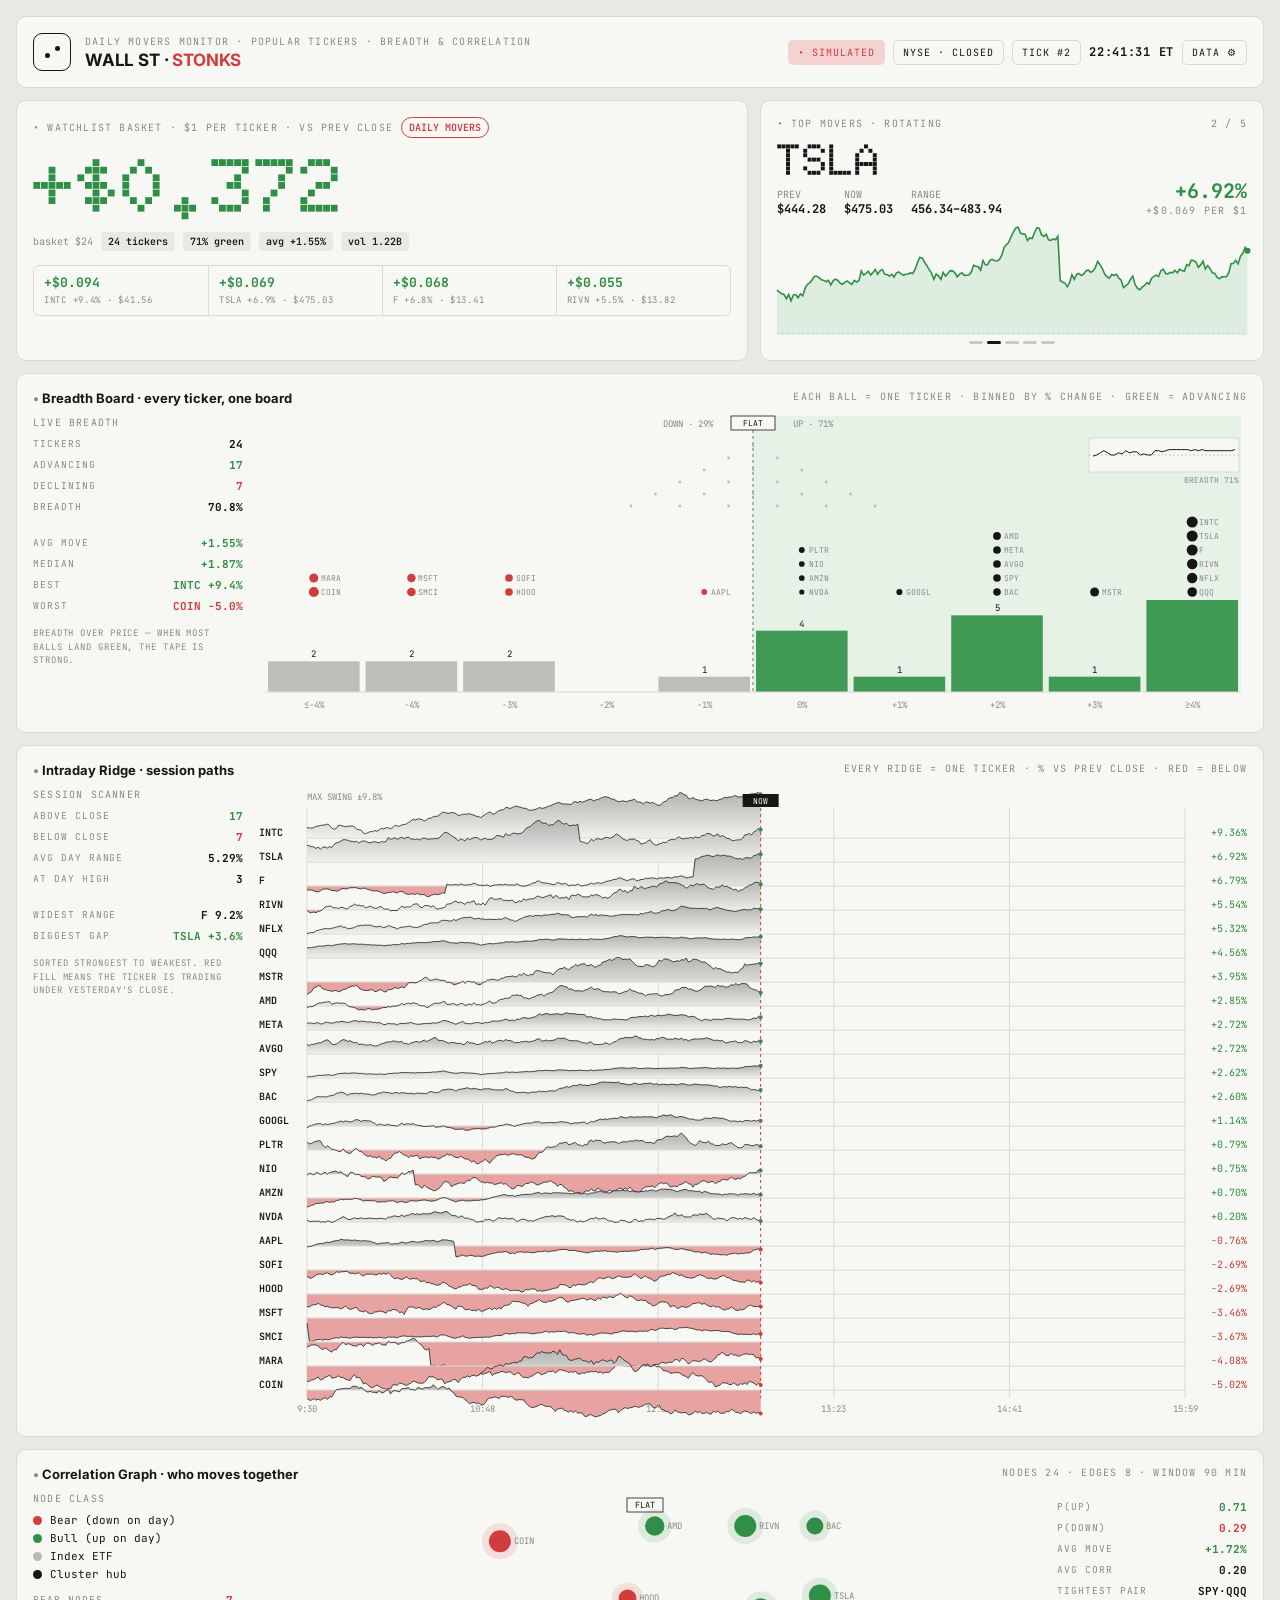
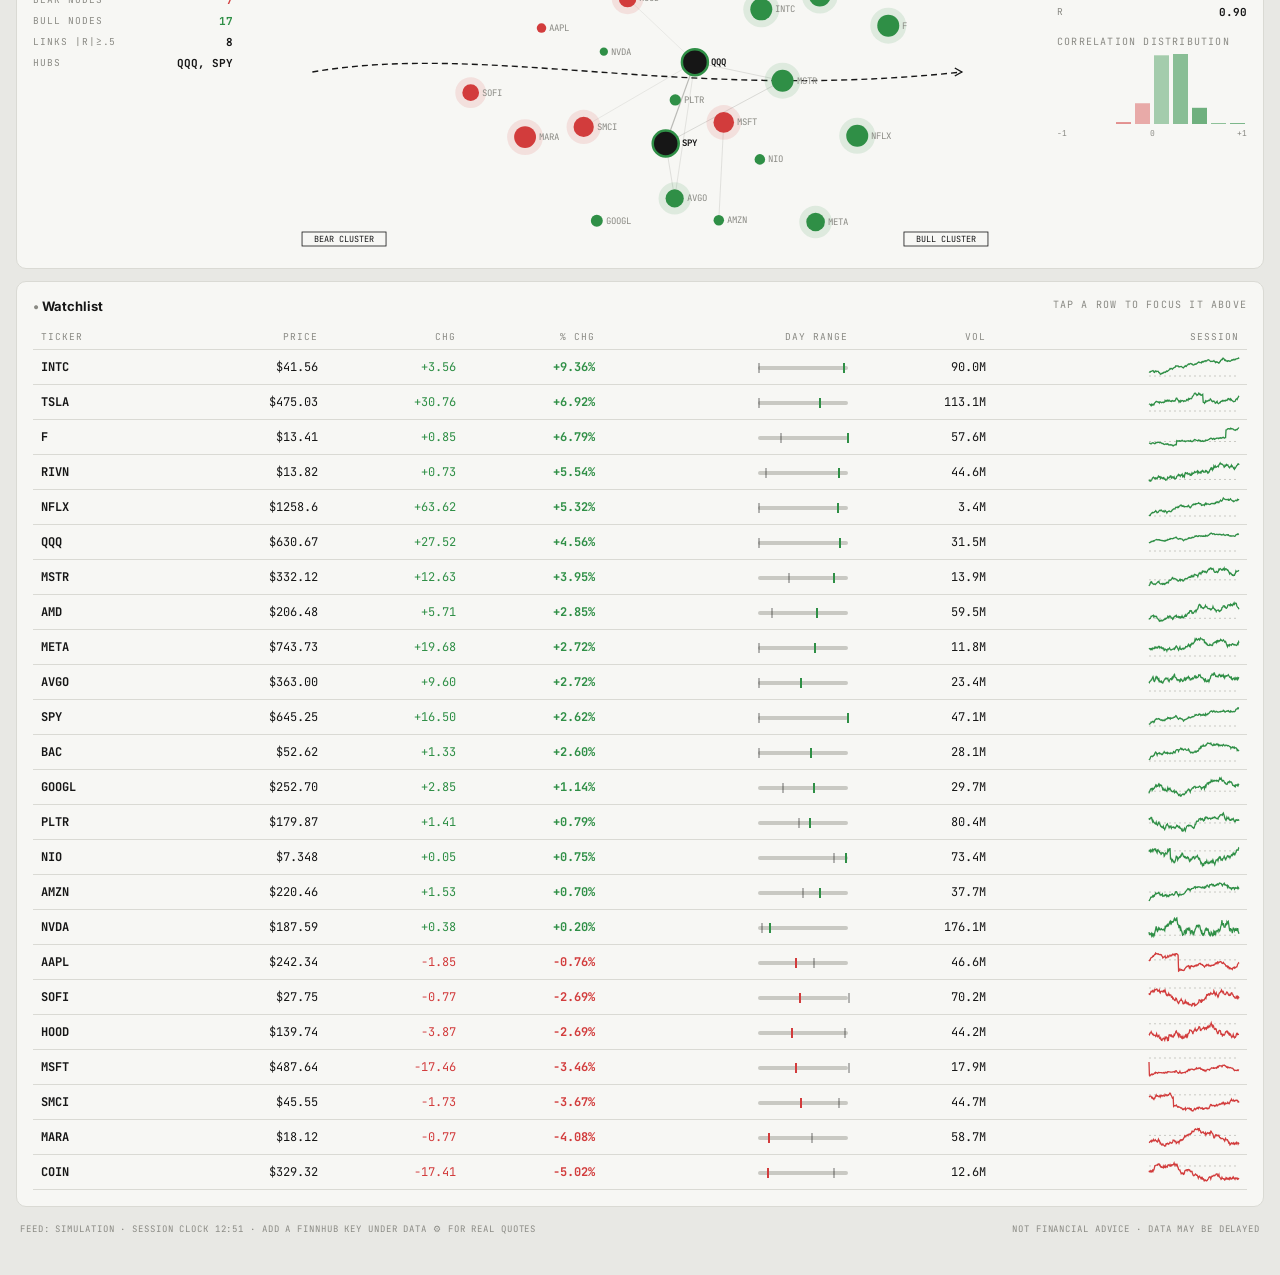
<file: stonks/index.html>
<!doctype html>
<html lang="en">
<head>
<meta charset="utf-8">
<meta name="viewport" content="width=device-width, initial-scale=1">
<title>Stonks Monitor</title>
<link rel="preconnect" href="https://fonts.googleapis.com">
<link rel="preconnect" href="https://fonts.gstatic.com" crossorigin>
<link href="https://fonts.googleapis.com/css2?family=Doto:wght@700;900&family=Inter:wght@500;600;700&family=JetBrains+Mono:wght@400;600;700&display=swap" rel="stylesheet">
<style>
  :root {
    --bg: #e8e8e4;
    --card: #f7f7f4;
    --ink: #161616;
    --muted: #8a8a84;
    --faint: #c9c9c3;
    --line: #dadad4;
    --green: #2f8f46;
    --green-soft: #d3ead7;
    --red: #d23c3c;
    --red-soft: #f4d2d2;
    --gray: #b9b9b3;
    --mono: "JetBrains Mono", ui-monospace, SFMono-Regular, Menlo, monospace;
    --sans: "Inter", system-ui, -apple-system, sans-serif;
    --dot: "Doto", var(--mono);
  }
  @media (prefers-color-scheme: dark) {
    :root:not([data-theme="light"]) {
      --bg: #0e0f10; --card: #17181a; --ink: #ecece8; --muted: #8b8b86; --faint: #3a3b3e;
      --line: #2a2b2e; --green: #4cc26a; --green-soft: #1d3324; --red: #ff5d5d; --red-soft: #3a1d1d; --gray: #55565a;
    }
  }
  :root[data-theme="dark"] {
    --bg: #0e0f10; --card: #17181a; --ink: #ecece8; --muted: #8b8b86; --faint: #3a3b3e;
    --line: #2a2b2e; --green: #4cc26a; --green-soft: #1d3324; --red: #ff5d5d; --red-soft: #3a1d1d; --gray: #55565a;
  }
  * { box-sizing: border-box; }
  html, body { margin: 0; background: var(--bg); color: var(--ink); }
  body { font-family: var(--mono); font-size: 12px; padding: 16px; max-width: 1280px; margin: 0 auto; }
  .card { background: var(--card); border: 1px solid var(--line); border-radius: 10px; padding: 16px; margin-bottom: 12px; min-width: 0; }
  .lbl { font-size: 10px; letter-spacing: .12em; text-transform: uppercase; color: var(--muted); }
  .up { color: var(--green); } .down { color: var(--red); }
  svg { display: block; width: 100%; overflow: visible; }
  svg text { font-family: var(--mono); fill: var(--muted); }

  /* header */
  .head { display: flex; align-items: center; gap: 14px; flex-wrap: wrap; }
  .logo { width: 38px; height: 38px; border: 1.5px solid var(--ink); border-radius: 9px; position: relative; flex: none; }
  .logo::before, .logo::after { content: ""; position: absolute; width: 5px; height: 5px; border-radius: 50%; background: var(--ink); }
  .logo::before { left: 11px; top: 19px; } .logo::after { left: 21px; top: 12px; }
  .title { flex: 1; min-width: 200px; }
  .title h1 { font-family: var(--sans); font-size: 17px; margin: 2px 0 0; letter-spacing: -.01em; }
  .title h1 span { color: var(--red); }
  .badges { display: flex; gap: 8px; flex-wrap: wrap; align-items: center; }
  .badge { border: 1px solid var(--line); border-radius: 5px; padding: 5px 9px; font-size: 10px; letter-spacing: .1em; text-transform: uppercase; white-space: nowrap; }
  .badge.mode { background: var(--green-soft); color: var(--green); border-color: transparent; }
  .badge.mode.sim { background: var(--red-soft); color: var(--red); }
  .clock { font-weight: 700; font-size: 12px; letter-spacing: .06em; }
  button.gear { background: none; border: 1px solid var(--line); border-radius: 5px; color: var(--ink); font: inherit; font-size: 10px; letter-spacing: .1em; padding: 5px 9px; cursor: pointer; text-transform: uppercase; }
  button.gear:hover { border-color: var(--ink); }

  /* hero */
  .hero { display: grid; grid-template-columns: 1.45fr 1fr; gap: 12px; }
  .hero > .card { margin-bottom: 0; }
  .heroRow { margin-bottom: 12px; }
  .big { font-family: var(--dot); font-weight: 900; font-size: clamp(44px, 8vw, 76px); line-height: 1; margin: 10px 0 8px; letter-spacing: -.02em; }
  .chips { display: flex; gap: 8px; flex-wrap: wrap; align-items: center; color: var(--muted); font-size: 10px; }
  .chip { background: var(--bg); border-radius: 4px; padding: 3px 7px; color: var(--ink); font-weight: 600; }
  .chip.red { border: 1px solid var(--red); color: var(--red); background: none; border-radius: 99px; }
  .movers { display: grid; grid-template-columns: repeat(4, 1fr); border: 1px solid var(--line); border-radius: 6px; margin-top: 14px; }
  .movers > div { padding: 8px 10px; border-left: 1px solid var(--line); min-width: 0; cursor: pointer; }
  .movers > div:first-child { border-left: 0; }
  .movers b { display: block; font-size: 13px; }
  .movers small { font-size: 9px; color: var(--muted); letter-spacing: .08em; }
  .topHead { display: flex; justify-content: space-between; align-items: center; }
  .pager { display: flex; gap: 4px; justify-content: center; margin-top: 6px; }
  .pager i { width: 14px; height: 3px; background: var(--faint); border-radius: 2px; }
  .pager i.on { background: var(--ink); }
  .topBig { font-family: var(--dot); font-weight: 900; font-size: 44px; line-height: 1; margin-top: 8px; }
  .topMeta { display: flex; gap: 18px; margin-top: 6px; font-size: 10px; color: var(--muted); }
  .topMeta b { display: block; color: var(--ink); font-size: 12px; }

  /* panels */
  .panel { display: grid; grid-template-columns: 210px 1fr; gap: 16px; }
  .panel.three { grid-template-columns: 200px 1fr 190px; }
  .phead { display: flex; justify-content: space-between; gap: 8px; flex-wrap: wrap; margin-bottom: 10px; }
  .phead h2 { font-family: var(--sans); font-size: 13px; margin: 0; }
  .phead h2::before { content: "• "; color: var(--muted); }
  dl.stats { margin: 8px 0 0; display: grid; grid-template-columns: 1fr auto; row-gap: 7px; font-size: 11px; }
  dl.stats dt { color: var(--muted); font-size: 9.5px; letter-spacing: .1em; text-transform: uppercase; }
  dl.stats dd { margin: 0; text-align: right; font-weight: 700; }
  dl.stats .gap { grid-column: 1 / -1; height: 8px; }
  .note { margin-top: 14px; font-size: 9px; letter-spacing: .1em; text-transform: uppercase; color: var(--muted); line-height: 1.5; }
  .legend { list-style: none; padding: 0; margin: 8px 0 12px; font-size: 11px; }
  .legend li { display: flex; align-items: center; gap: 8px; margin: 4px 0; }
  .legend i { width: 9px; height: 9px; border-radius: 50%; display: inline-block; }

  /* table */
  .tbl { width: 100%; border-collapse: collapse; font-size: 12px; }
  .tbl th { text-align: right; font-weight: 400; color: var(--muted); font-size: 9.5px; letter-spacing: .1em; text-transform: uppercase; padding: 6px 8px; border-bottom: 1px solid var(--line); white-space: nowrap; }
  .tbl td { text-align: right; padding: 6px 8px; border-bottom: 1px solid var(--line); white-space: nowrap; }
  .tbl th:first-child, .tbl td:first-child { text-align: left; }
  .tbl tr { cursor: pointer; }
  .tbl tbody tr:hover { background: var(--bg); }
  .tblWrap { overflow-x: auto; }
  .range { position: relative; width: 90px; height: 4px; background: var(--faint); border-radius: 2px; display: inline-block; vertical-align: middle; }
  .range i { position: absolute; top: -3px; width: 2px; height: 10px; background: var(--ink); }
  .spark { width: 90px; height: 22px; display: inline-block; vertical-align: middle; }

  footer { display: flex; justify-content: space-between; gap: 12px; flex-wrap: wrap; font-size: 9px; letter-spacing: .1em; text-transform: uppercase; color: var(--muted); padding: 4px 4px 24px; }

  dialog { border: 1px solid var(--line); border-radius: 10px; background: var(--card); color: var(--ink); max-width: 480px; width: calc(100% - 32px); font-family: var(--mono); }
  dialog::backdrop { background: rgba(0,0,0,.35); }
  dialog label { display: block; margin: 12px 0 4px; }
  dialog input, dialog textarea { width: 100%; font: inherit; padding: 8px; border: 1px solid var(--line); border-radius: 6px; background: var(--bg); color: var(--ink); }
  dialog textarea { height: 90px; resize: vertical; }
  dialog p { color: var(--muted); line-height: 1.5; font-size: 11px; }
  dialog a { color: var(--ink); }
  .btns { display: flex; gap: 8px; justify-content: flex-end; margin-top: 16px; flex-wrap: wrap; }
  .btns button { font: inherit; padding: 7px 12px; border-radius: 6px; border: 1px solid var(--line); background: var(--bg); color: var(--ink); cursor: pointer; }
  .btns button.primary { background: var(--ink); color: var(--card); border-color: var(--ink); }

  @media (max-width: 860px) {
    .hero, .panel, .panel.three { grid-template-columns: 1fr; }
    .hero > .card + .card { margin-top: 0; }
    .movers { grid-template-columns: repeat(2, 1fr); }
    .movers > div:nth-child(3) { border-left: 0; }
    .movers > div:nth-child(n+3) { border-top: 1px solid var(--line); }
    dl.stats { grid-template-columns: 1fr auto 1fr auto; column-gap: 12px; }
    dl.stats .gap { display: none; }
    .note { display: none; }
  }
</style>
</head>
<body>

<header class="card head">
  <div class="logo"></div>
  <div class="title">
    <div class="lbl">Daily movers monitor · popular tickers · breadth &amp; correlation</div>
    <h1>WALL ST · <span>STONKS</span></h1>
  </div>
  <div class="badges">
    <span class="badge mode" id="modeBadge">• SIM</span>
    <span class="badge" id="mktBadge">NYSE —</span>
    <span class="badge" id="tickBadge">TICK #0</span>
    <span class="clock" id="clock">--:--:-- ET</span>
    <button class="gear" id="openSettings">Data ⚙</button>
  </div>
</header>

<div class="hero heroRow">
  <section class="card">
    <div class="chips"><span class="lbl">• Watchlist basket · $1 per ticker · vs prev close</span> <span class="chip red" id="basketTag">DAILY MOVERS</span></div>
    <div class="big" id="basketPnl">$0.00</div>
    <div class="chips" id="heroChips"></div>
    <div class="movers" id="movers"></div>
  </section>
  <section class="card">
    <div class="topHead"><span class="lbl">• Top movers · rotating</span><span class="lbl" id="topIdx">1 / 5</span></div>
    <div class="topHead" style="align-items:flex-end">
      <div>
        <div class="topBig" id="topSym">—</div>
        <div class="topMeta" id="topMeta"></div>
      </div>
      <div style="text-align:right">
        <div id="topPct" style="font-size:20px;font-weight:700">—</div>
        <div class="lbl" id="topPnl"></div>
      </div>
    </div>
    <div id="topChart" style="margin-top:8px"></div>
    <div class="pager" id="pager"></div>
  </section>
</div>

<section class="card">
  <div class="phead"><h2>Breadth Board · every ticker, one board</h2><span class="lbl">each ball = one ticker · binned by % change · green = advancing</span></div>
  <div class="panel">
    <div>
      <div class="lbl">Live breadth</div>
      <dl class="stats" id="breadthStats"></dl>
      <div class="note">Breadth over price — when most balls land green, the tape is strong.</div>
    </div>
    <div id="board"></div>
  </div>
</section>

<section class="card">
  <div class="phead"><h2>Intraday Ridge · session paths</h2><span class="lbl">every ridge = one ticker · % vs prev close · red = below</span></div>
  <div class="panel">
    <div>
      <div class="lbl">Session scanner</div>
      <dl class="stats" id="ridgeStats"></dl>
      <div class="note">Sorted strongest to weakest. Red fill means the ticker is trading under yesterday's close.</div>
    </div>
    <div id="ridge"></div>
  </div>
</section>

<section class="card">
  <div class="phead"><h2>Correlation Graph · who moves together</h2><span class="lbl" id="graphHead"></span></div>
  <div class="panel three">
    <div>
      <div class="lbl">Node class</div>
      <ul class="legend">
        <li><i style="background:var(--red)"></i>Bear (down on day)</li>
        <li><i style="background:var(--green)"></i>Bull (up on day)</li>
        <li><i style="background:var(--gray)"></i>Index ETF</li>
        <li><i style="background:var(--ink)"></i>Cluster hub</li>
      </ul>
      <dl class="stats" id="graphLeft"></dl>
    </div>
    <div id="graph"></div>
    <div>
      <dl class="stats" id="graphRight"></dl>
      <div class="lbl" style="margin-top:16px">Correlation distribution</div>
      <div id="corrHist" style="margin-top:6px"></div>
    </div>
  </div>
</section>

<section class="card">
  <div class="phead"><h2>Watchlist</h2><span class="lbl">tap a row to focus it above</span></div>
  <div class="tblWrap"><table class="tbl" id="tbl"></table></div>
</section>

<footer>
  <span id="footL">Feed: simulated</span>
  <span>Not financial advice · data may be delayed</span>
</footer>

<dialog id="settings">
  <form method="dialog">
    <div class="lbl">Data source</div>
    <p>Without a key the board runs a <b>simulation</b> (random walks seeded with rough reference prices). Add a free <a href="https://finnhub.io/register" target="_blank" rel="noopener">Finnhub</a> API key for real quotes and live trades. The key stays in this browser only.</p>
    <label class="lbl" for="keyIn">Finnhub API key</label>
    <input id="keyIn" autocomplete="off" spellcheck="false" placeholder="leave empty for simulation">
    <label class="lbl" for="symIn">Tickers (comma or space separated, max 30)</label>
    <textarea id="symIn" spellcheck="false"></textarea>
    <div class="btns">
      <button type="button" id="resetSyms">Default tickers</button>
      <button value="cancel">Cancel</button>
      <button value="save" class="primary" id="saveSettings">Save</button>
    </div>
  </form>
</dialog>

<script>
"use strict";
// ---------- config ----------
const DEFAULT_SYMBOLS = ["NVDA","TSLA","AAPL","AMD","PLTR","AMZN","MSFT","META","GOOGL","AVGO","NFLX","SPY","QQQ","MSTR","COIN","HOOD","SOFI","INTC","SMCI","MARA","RIVN","NIO","F","BAC"];
// Rough reference prices and behaviour, used only by the simulation.
// s = sector (drives shared moves), b = beta to the market, i = idiosyncratic noise per minute, v = typical daily volume
const META = {
  NVDA:{p:180,s:"semi",b:1.6,i:.0016,v:180e6}, AMD:{p:210,s:"semi",b:1.7,i:.0020,v:60e6}, AVGO:{p:340,s:"semi",b:1.4,i:.0015,v:25e6},
  INTC:{p:37,s:"semi",b:1.2,i:.0020,v:90e6}, SMCI:{p:48,s:"semi",b:2.0,i:.0032,v:35e6}, PLTR:{p:180,s:"semi",b:1.9,i:.0026,v:70e6},
  AAPL:{p:250,s:"mega",b:1.0,i:.0009,v:55e6}, MSFT:{p:510,s:"mega",b:.9,i:.0008,v:22e6}, AMZN:{p:220,s:"mega",b:1.1,i:.0011,v:45e6},
  META:{p:720,s:"mega",b:1.2,i:.0012,v:14e6}, GOOGL:{p:250,s:"mega",b:1.1,i:.0011,v:35e6}, NFLX:{p:1200,s:"mega",b:1.1,i:.0013,v:4e6},
  SPY:{p:660,s:"index",b:1.0,i:.0002,v:70e6}, QQQ:{p:600,s:"index",b:1.2,i:.0003,v:45e6},
  MSTR:{p:330,s:"crypto",b:2.0,i:.0032,v:12e6}, COIN:{p:340,s:"crypto",b:1.9,i:.0028,v:10e6}, MARA:{p:19,s:"crypto",b:2.2,i:.0036,v:45e6},
  HOOD:{p:140,s:"crypto",b:1.8,i:.0026,v:40e6}, SOFI:{p:28,s:"fin",b:1.6,i:.0024,v:65e6}, BAC:{p:51,s:"fin",b:1.0,i:.0010,v:35e6},
  TSLA:{p:430,s:"ev",b:1.8,i:.0024,v:100e6}, RIVN:{p:13,s:"ev",b:1.7,i:.0030,v:40e6}, NIO:{p:7,s:"ev",b:1.6,i:.0034,v:55e6}, F:{p:12,s:"ev",b:1.0,i:.0012,v:60e6},
};
const metaOf = s => META[s] || {p:50,s:"other",b:1.2,i:.0018,v:20e6};
const SESSION_MIN = 390; // 9:30 to 16:00
const STAKE = 1;       // dollars put into each ticker for the basket P&L

const LS = {
  get(k, d) { try { const v = localStorage.getItem(k); return v == null ? d : JSON.parse(v); } catch { return d; } },
  set(k, v) { try { localStorage.setItem(k, JSON.stringify(v)); } catch {} },
};
const cleanSymbols = list => [...new Set(list.map(s => String(s).trim().toUpperCase()).filter(s => /^[A-Z0-9.\-:]{1,12}$/.test(s)))].slice(0, 30);

let cfg = { key: LS.get("stonks.key", ""), symbols: cleanSymbols(LS.get("stonks.symbols", DEFAULT_SYMBOLS)) };
if (!cfg.symbols.length) cfg.symbols = DEFAULT_SYMBOLS.slice();

let Q = {};            // symbol -> quote state
let engine = null;
let tick = 0;
let breadthHist = [];
let focus = { i: 0, sym: null, until: 0 };
const pos = {};        // graph node positions (persist between renders)

// ---------- utils ----------
const $ = id => document.getElementById(id);
function gauss() { let u = 0, v = 0; while (!u) u = Math.random(); while (!v) v = Math.random(); return Math.sqrt(-2 * Math.log(u)) * Math.cos(2 * Math.PI * v); }
const clamp = (x, a, b) => Math.max(a, Math.min(b, x));
const fmtMoney = (x, d = 2) => (x < 0 ? "-$" : "$") + Math.abs(x).toLocaleString("en-US", { minimumFractionDigits: d, maximumFractionDigits: d });
const fmtSigned$ = (x, d = 2) => (x >= 0 ? "+" : "") + fmtMoney(x, d);
const fmtPct = (x, d = 2) => (x >= 0 ? "+" : "") + x.toFixed(d) + "%";
const fmtPrice = p => p >= 1000 ? p.toFixed(1) : p >= 100 ? p.toFixed(2) : p.toFixed(p < 10 ? 3 : 2);
const fmtVol = v => v >= 1e9 ? (v / 1e9).toFixed(2) + "B" : v >= 1e6 ? (v / 1e6).toFixed(1) + "M" : v >= 1e3 ? (v / 1e3).toFixed(0) + "K" : v ? String(Math.round(v)) : "—";
const cls = x => x >= 0 ? "up" : "down";
const css = n => getComputedStyle(document.documentElement).getPropertyValue(n).trim();
const esc = s => String(s).replace(/[&<>"]/g, c => ({ "&": "&amp;", "<": "&lt;", ">": "&gt;", '"': "&quot;" }[c]));
const pct = q => (q.price / q.prevClose - 1) * 100;
const ready = () => cfg.symbols.map(s => Q[s]).filter(q => q && q.price != null && q.prevClose);

function etParts(d = new Date()) {
  const f = new Intl.DateTimeFormat("en-US", { timeZone: "America/New_York", hour12: false, weekday: "short", year: "numeric", month: "2-digit", day: "2-digit", hour: "2-digit", minute: "2-digit", second: "2-digit" });
  const o = {}; for (const p of f.formatToParts(d)) o[p.type] = p.value;
  o.hour = o.hour === "24" ? "00" : o.hour;
  return o;
}
function marketStatus() {
  const p = etParts(); const m = +p.hour * 60 + +p.minute;
  if (p.weekday === "Sat" || p.weekday === "Sun") return "CLOSED";
  if (m >= 570 && m < 960) return "OPEN";
  if (m >= 240 && m < 570) return "PRE-MKT";
  if (m >= 960 && m < 1200) return "AFTER-HRS";
  return "CLOSED";
}

// ---------- simulation engine ----------
const Sim = {
  name: "sim", step: 0, regime: 0, timer: null,
  start() {
    Q = {}; breadthHist = [];
    for (const s of cfg.symbols) {
      const m = metaOf(s), pc = m.p * (1 + gauss() * .03), open = pc * (1 + gauss() * .01 * m.b);
      Q[s] = { sym: s, prevClose: pc, open, price: open, high: open, low: open, vol: 0, path: [[0, open]] };
    }
    this.step = 0; this.regime = gauss() * .00012;
    for (let i = 0; i < 200; i++) { this.advance(); if (i % 5 === 0) recordBreadth(); }
    this.timer = setInterval(() => this.advance(), 1000);
  },
  stop() { clearInterval(this.timer); },
  advance() {
    this.step++;
    if (this.step >= SESSION_MIN) { // close the session and roll to a new day
      this.step = 0; breadthHist = [];
      for (const q of Object.values(Q)) {
        const m = metaOf(q.sym); q.prevClose = q.price; q.open = q.price * (1 + gauss() * .008 * m.b);
        q.price = q.high = q.low = q.open; q.vol = 0; q.path = [[0, q.open]];
      }
      return;
    }
    if (Math.random() < .01) this.regime = gauss() * .00012;
    const mkt = this.regime + gauss() * .0007, sect = {};
    for (const q of Object.values(Q)) {
      const m = metaOf(q.sym);
      const f = m.s === "index" ? 0 : (sect[m.s] ??= gauss() * .0009);
      let r = m.b * mkt + f + gauss() * m.i;
      if (m.s !== "index" && Math.random() < .0015) r += (Math.random() < .5 ? -1 : 1) * (.012 + Math.random() * .03); // headline jump
      q.price *= 1 + r;
      q.high = Math.max(q.high, q.price); q.low = Math.min(q.low, q.price);
      q.vol += m.v / SESSION_MIN * (.5 + Math.random()) * (1 + Math.abs(r) / .002);
      q.path.push([this.step, q.price]);
    }
  },
  domain() { return [0, SESSION_MIN - 1]; },
  label(t) { const m = 570 + Math.round(t); return `${Math.floor(m / 60)}:${String(m % 60).padStart(2, "0")}`; },
};

// ---------- live engine (Finnhub REST quotes + trade websocket) ----------
const Live = {
  name: "live", ws: null, timer: null, saver: null, idx: 0, status: "connecting", day: "",
  storeKey() { const p = etParts(); return `stonks.paths.${p.year}-${p.month}-${p.day}`; },
  start() {
    Q = {}; breadthHist = [];
    const saved = LS.get(this.storeKey(), {});
    for (const s of cfg.symbols) Q[s] = { sym: s, prevClose: null, open: null, price: null, high: null, low: null, vol: 0, path: Array.isArray(saved[s]) ? saved[s] : [] };
    // 1 quote request every 1.5s keeps us at ~40 calls/min, under the free tier's 60/min
    this.poll(); this.timer = setInterval(() => this.poll(), 1500);
    this.saver = setInterval(() => this.save(), 30000);
    this.connect();
  },
  stop() {
    clearInterval(this.timer); clearInterval(this.saver);
    if (this.ws) { this.ws.onclose = null; try { this.ws.close(); } catch {} this.ws = null; }
  },
  save() { LS.set(this.storeKey(), Object.fromEntries(cfg.symbols.map(s => [s, Q[s].path.slice(-500)]))); },
  async poll() {
    const s = cfg.symbols[this.idx++ % cfg.symbols.length];
    try {
      const r = await fetch(`https://finnhub.io/api/v1/quote?symbol=${encodeURIComponent(s)}&token=${encodeURIComponent(cfg.key)}`);
      if (r.status === 401 || r.status === 403) { this.status = "key rejected"; return; }
      if (r.status === 429) { this.status = "rate limited"; return; }
      const j = await r.json();
      if (!j || !j.c) return; // unknown symbol
      const q = Q[s]; if (!q) return;
      q.prevClose = j.pc || j.c; q.open = j.o || q.prevClose; q.high = j.h || j.c; q.low = j.l || j.c;
      this.setPrice(s, j.c, Date.now(), true);
      this.status = "live";
    } catch { this.status = "network error"; }
  },
  setPrice(s, p, t, force) {
    const q = Q[s]; if (!q) return;
    q.price = p;
    if (q.high != null) { q.high = Math.max(q.high, p); q.low = Math.min(q.low, p); }
    const last = q.path[q.path.length - 1];
    if (force || !last || t - last[0] > 10000) { q.path.push([t, p]); if (q.path.length > 1200) q.path.splice(0, q.path.length - 1200); }
    else last[1] = p;
  },
  connect() {
    try {
      const ws = this.ws = new WebSocket(`wss://ws.finnhub.io?token=${encodeURIComponent(cfg.key)}`);
      ws.onopen = () => cfg.symbols.forEach(s => ws.send(JSON.stringify({ type: "subscribe", symbol: s })));
      ws.onmessage = e => {
        let m; try { m = JSON.parse(e.data); } catch { return; }
        if (m.type !== "trade" || !Array.isArray(m.data)) return;
        for (const d of m.data) { if (!Q[d.s] || Q[d.s].prevClose == null) continue; this.setPrice(d.s, d.p, d.t || Date.now()); Q[d.s].vol += d.v || 0; }
      };
      ws.onclose = () => { this.ws = null; setTimeout(() => { if (engine === this && !this.ws) this.connect(); }, 5000); };
    } catch {}
  },
  domain() {
    let t0 = Infinity;
    for (const q of ready()) if (q.path.length) t0 = Math.min(t0, q.path[0][0]);
    const t1 = Date.now();
    return [isFinite(t0) ? t0 : t1 - 6e4, Math.max(t1, (isFinite(t0) ? t0 : t1) + 6e4)];
  },
  label(t) { const p = etParts(new Date(t)); return `${+p.hour}:${p.minute}`; },
};

function startEngine() {
  if (engine) engine.stop();
  Object.keys(pos).forEach(k => delete pos[k]);
  engine = cfg.key ? Live : Sim;
  engine.start();
}

function recordBreadth() {
  const qs = ready(); if (!qs.length) return;
  breadthHist.push(qs.filter(q => pct(q) >= 0).length / qs.length * 100);
  if (breadthHist.length > 120) breadthHist.shift();
}

// values of a path at evenly spaced times (last known price)
function resample(path, t0, t1, n) {
  const out = []; let j = 0;
  for (let k = 0; k < n; k++) {
    const t = t0 + (t1 - t0) * k / (n - 1);
    while (j + 1 < path.length && path[j + 1][0] <= t) j++;
    out.push(path[j][1]);
  }
  return out;
}
function corr(a, b) {
  const n = a.length; let ma = 0, mb = 0;
  for (let i = 0; i < n; i++) { ma += a[i]; mb += b[i]; }
  ma /= n; mb /= n;
  let sab = 0, sa = 0, sb = 0;
  for (let i = 0; i < n; i++) { const x = a[i] - ma, y = b[i] - mb; sab += x * y; sa += x * x; sb += y * y; }
  return sa && sb ? sab / Math.sqrt(sa * sb) : 0;
}

// ---------- rendering ----------
function render() {
  tick++;
  $("tickBadge").textContent = "TICK #" + tick.toLocaleString();
  const p = etParts();
  $("clock").textContent = `${p.hour}:${p.minute}:${p.second} ET`;
  const ms = marketStatus();
  $("mktBadge").textContent = "NYSE · " + ms;
  const mb = $("modeBadge");
  if (engine === Sim) { mb.textContent = "• SIMULATED"; mb.className = "badge mode sim"; $("footL").textContent = `Feed: simulation · session clock ${Sim.label(Sim.step)} · add a Finnhub key under Data ⚙ for real quotes`; }
  else { mb.textContent = "• " + (Live.status === "live" ? "LIVE · FINNHUB" : Live.status.toUpperCase()); mb.className = "badge mode" + (Live.status === "live" ? "" : " sim"); $("footL").textContent = `Feed: Finnhub quotes + trades · vol column = trades seen since page open`; }

  const qs = ready();
  if (!qs.length) { $("basketPnl").textContent = "loading…"; return; }
  if (tick % 5 === 0 && engine === Live) recordBreadth();
  if (engine === Sim && tick % 5 === 0) recordBreadth();

  const byMove = qs.slice().sort((a, b) => Math.abs(pct(b)) - Math.abs(pct(a)));
  renderHero(qs, byMove);
  renderTop(byMove);
  renderBoard(qs);
  renderRidge(qs);
  if (tick % 2 === 1) renderGraph(qs);
  renderTable(qs);
}

function sparkSvg(path, w, h, pc, opts = {}) {
  if (path.length < 2) return `<svg viewBox="0 0 ${w} ${h}" width="${w}" height="${h}"></svg>`;
  let lo = Infinity, hi = -Infinity;
  for (const [, v] of path) { lo = Math.min(lo, v); hi = Math.max(hi, v); }
  if (pc != null) { lo = Math.min(lo, pc); hi = Math.max(hi, pc); }
  if (hi - lo < 1e-9) hi = lo + 1;
  const t0 = path[0][0], t1 = path[path.length - 1][0] || 1;
  const X = t => (opts.x0 ?? 0) + (t - t0) / ((t1 - t0) || 1) * (w - (opts.x0 ?? 0));
  const Y = v => 2 + (1 - (v - lo) / (hi - lo)) * (h - 4);
  const step = Math.max(1, Math.floor(path.length / 240));
  let d = "";
  path.forEach(([t, v], i) => { if (i % step === 0 || i === path.length - 1) d += (d ? "L" : "M") + X(t).toFixed(1) + "," + Y(v).toFixed(1); });
  const up = path[path.length - 1][1] >= (pc ?? path[0][1]);
  const col = up ? "var(--green)" : "var(--red)";
  let s = `<svg viewBox="0 0 ${w} ${h}" width="${w}" height="${h}" preserveAspectRatio="none">`;
  if (opts.area) s += `<path d="${d}L${X(t1)},${h}L${X(t0)},${h}Z" fill="${up ? "var(--green-soft)" : "var(--red-soft)"}" opacity=".7"/>`;
  if (pc != null) s += `<line x1="0" x2="${w}" y1="${Y(pc)}" y2="${Y(pc)}" stroke="var(--faint)" stroke-dasharray="2 3"/>`;
  s += `<path d="${d}" fill="none" stroke="${col}" stroke-width="${opts.sw || 1.3}"/>`;
  if (opts.dot) { const [lt, lv] = path[path.length - 1]; s += `<circle cx="${X(lt)}" cy="${Y(lv)}" r="3" fill="${col}"/>`; }
  return s + "</svg>";
}

function renderHero(qs, byMove) {
  const pnl = qs.reduce((a, q) => a + STAKE * pct(q) / 100, 0);
  const el = $("basketPnl"); el.textContent = fmtSigned$(pnl, 3); el.className = "big " + cls(pnl);
  const adv = qs.filter(q => pct(q) >= 0).length;
  const vol = qs.reduce((a, q) => a + (q.vol || 0), 0);
  const avg = qs.reduce((a, q) => a + pct(q), 0) / qs.length;
  $("heroChips").innerHTML = `<span>basket ${fmtMoney(qs.length * STAKE, 0)}</span><span class="chip">${qs.length} tickers</span><span class="chip">${Math.round(adv / qs.length * 100)}% green</span><span class="chip">avg ${fmtPct(avg)}</span><span class="chip">vol ${fmtVol(vol)}</span>`;
  $("movers").innerHTML = byMove.slice(0, 4).map(q => { const p = pct(q); return `<div data-sym="${esc(q.sym)}"><b class="${cls(p)}">${fmtSigned$(STAKE * p / 100, 3)}</b><small>${esc(q.sym)} ${fmtPct(p, 1)} · $${fmtPrice(q.price)}</small></div>`; }).join("");
}

function renderTop(byMove) {
  const top = byMove.slice(0, 5);
  const now = Date.now();
  if (now > focus.until) { focus.i = (focus.i + 1) % top.length; focus.sym = null; focus.until = now + 6000; }
  let q = focus.sym ? Q[focus.sym] : top[focus.i % top.length];
  if (!q || q.price == null) q = top[0];
  const p = pct(q);
  $("topIdx").textContent = focus.sym ? "FOCUSED" : `${(focus.i % top.length) + 1} / ${top.length}`;
  $("topSym").textContent = q.sym;
  const tp = $("topPct"); tp.textContent = fmtPct(p); tp.className = cls(p);
  $("topPnl").textContent = fmtSigned$(STAKE * p / 100, 3) + " per $1";
  $("topMeta").innerHTML = `<span>PREV<b>$${fmtPrice(q.prevClose)}</b></span><span>NOW<b>$${fmtPrice(q.price)}</b></span><span>RANGE<b>${fmtPrice(q.low)}–${fmtPrice(q.high)}</b></span>`;
  const w = Math.max(200, $("topChart").clientWidth);
  $("topChart").innerHTML = sparkSvg(q.path, w, 110, q.prevClose, { area: true, dot: true, sw: 1.6 });
  $("pager").innerHTML = top.map((_, i) => `<i class="${!focus.sym && i === focus.i % top.length ? "on" : ""}"></i>`).join("");
}

function renderBoard(qs) {
  const box = $("board"); const w = Math.max(280, box.clientWidth); const h = 300;
  const edges = [-Infinity, -4, -3, -2, -1, 0, 1, 2, 3, 4, Infinity];
  const nb = edges.length - 1, padL = 6, bw = (w - padL * 2) / nb;
  const bins = Array.from({ length: nb }, () => []);
  for (const q of qs) { const p = pct(q); let k = 0; while (k < nb - 1 && p >= edges[k + 1]) k++; bins[k].push(q); }
  const maxC = Math.max(1, ...bins.map(b => b.length));
  const barTop = h - 120, barH = 92, base = h - 24;
  let s = `<svg viewBox="0 0 ${w} ${h}" height="${h}">`;
  const zx = padL + 5 * bw;
  s += `<rect x="${zx}" y="0" width="${w - zx - padL}" height="${base}" fill="var(--green-soft)" opacity=".45"/>`;
  s += `<line x1="${zx}" x2="${zx}" y1="8" y2="${base}" stroke="var(--ink)" stroke-dasharray="3 3" opacity=".6"/>`;
  s += `<rect x="${zx - 22}" y="0" width="44" height="14" fill="var(--card)" stroke="var(--ink)" stroke-width=".8"/><text x="${zx}" y="10" text-anchor="middle" font-size="8" style="fill:var(--ink)">FLAT</text>`;
  const adv = qs.filter(q => pct(q) >= 0).length;
  s += `<text x="${zx - 40}" y="11" text-anchor="end" font-size="9">DOWN · ${Math.round((qs.length - adv) / qs.length * 100)}%</text>`;
  s += `<text x="${zx + 40}" y="11" font-size="9">UP · ${Math.round(adv / qs.length * 100)}%</text>`;
  // pegs
  for (let r = 0; r < 6; r++) for (let j = 0; j <= r; j++) s += `<circle cx="${zx + (j - r / 2) * bw * .5}" cy="${30 + r * 12}" r="1.4" fill="var(--muted)" opacity=".5"/>`;
  bins.forEach((b, k) => {
    const x = padL + k * bw, green = k >= 5;
    const bh = b.length / maxC * barH;
    s += `<rect x="${x + 3}" y="${base - bh}" width="${bw - 6}" height="${bh}" fill="${green ? "var(--green)" : "var(--gray)"}" opacity="${b.length ? .9 : .2}"/>`;
    if (b.length) s += `<text x="${x + bw / 2}" y="${base - bh - 4}" text-anchor="middle" font-size="9" style="fill:var(--ink)">${b.length}</text>`;
    const lab = k === 0 ? "≤-4" : k === nb - 1 ? "≥4" : (edges[k] > 0 ? "+" : "") + edges[k];
    s += `<text x="${x + bw / 2}" y="${h - 8}" text-anchor="middle" font-size="9">${lab}%</text>`;
    // balls stacked above the bars
    const perCol = 6, cols = Math.ceil(b.length / perCol), gapX = Math.min(16, (bw - 8) / Math.max(1, cols));
    b.sort((a, c) => pct(a) - pct(c)).forEach((q, i) => {
      const col = Math.floor(i / perCol), row = i % perCol;
      const cx = x + bw / 2 + (col - (cols - 1) / 2) * gapX, cy = barTop - row * 14 - 4;
      const p = pct(q);
      s += `<circle cx="${cx}" cy="${cy}" r="${clamp(2.5 + Math.abs(p) * .5, 2.5, 5.5)}" fill="${p >= 0 ? "var(--ink)" : "var(--red)"}"><title>${esc(q.sym)} ${fmtPct(p)}</title></circle>`;
      if (bw > 44 && cols === 1) s += `<text x="${cx + 7}" y="${cy + 3}" font-size="8">${esc(q.sym)}</text>`;
    });
  });
  s += `<line x1="${padL}" x2="${w - padL}" y1="${base}" y2="${base}" stroke="var(--line)"/>`;
  // breadth history inset
  if (w > 520 && breadthHist.length > 2) {
    const iw = 150, ih = 34, ix = w - iw - 8, iy = 22;
    s += `<rect x="${ix}" y="${iy}" width="${iw}" height="${ih}" fill="var(--card)" stroke="var(--line)"/>`;
    const d = breadthHist.map((v, i) => `${i ? "L" : "M"}${(ix + 4 + i / (breadthHist.length - 1) * (iw - 8)).toFixed(1)},${(iy + ih - 4 - v / 100 * (ih - 8)).toFixed(1)}`).join("");
    s += `<line x1="${ix}" x2="${ix + iw}" y1="${iy + ih / 2}" y2="${iy + ih / 2}" stroke="var(--faint)" stroke-dasharray="2 2"/><path d="${d}" fill="none" stroke="var(--ink)" stroke-width="1"/>`;
    s += `<text x="${ix + iw}" y="${iy + ih + 11}" text-anchor="end" font-size="8">BREADTH ${breadthHist[breadthHist.length - 1].toFixed(0)}%</text>`;
  }
  box.innerHTML = s + "</svg>";

  const ps = qs.map(pct).sort((a, b) => a - b);
  const med = ps.length % 2 ? ps[(ps.length - 1) / 2] : (ps[ps.length / 2 - 1] + ps[ps.length / 2]) / 2;
  const avg = ps.reduce((a, b) => a + b, 0) / ps.length;
  const best = qs.reduce((a, b) => pct(b) > pct(a) ? b : a), worst = qs.reduce((a, b) => pct(b) < pct(a) ? b : a);
  $("breadthStats").innerHTML = `
    <dt>Tickers</dt><dd>${qs.length}</dd>
    <dt>Advancing</dt><dd class="up">${adv}</dd>
    <dt>Declining</dt><dd class="down">${qs.length - adv}</dd>
    <dt>Breadth</dt><dd>${(adv / qs.length * 100).toFixed(1)}%</dd>
    <div class="gap"></div>
    <dt>Avg move</dt><dd class="${cls(avg)}">${fmtPct(avg)}</dd>
    <dt>Median</dt><dd class="${cls(med)}">${fmtPct(med)}</dd>
    <dt>Best</dt><dd class="up">${esc(best.sym)} ${fmtPct(pct(best), 1)}</dd>
    <dt>Worst</dt><dd class="down">${esc(worst.sym)} ${fmtPct(pct(worst), 1)}</dd>`;
}

function renderRidge(qs) {
  const box = $("ridge"); const w = Math.max(280, box.clientWidth);
  const sorted = qs.slice().sort((a, b) => pct(b) - pct(a));
  const rowH = w < 500 ? 20 : 24, L = 48, R = 62, top = 26;
  const h = top + sorted.length * rowH + 30;
  const [t0, t1] = engine.domain();
  let maxAbs = .5;
  for (const q of sorted) for (const [, v] of q.path) maxAbs = Math.max(maxAbs, Math.abs((v / q.prevClose - 1) * 100));
  const amp = rowH * 1.9 / maxAbs;
  const X = t => L + (t - t0) / (t1 - t0) * (w - L - R);
  let s = `<svg viewBox="0 0 ${w} ${h}" height="${h}"><defs><linearGradient id="rg" x1="0" x2="0" y1="0" y2="1"><stop offset="0" stop-color="var(--ink)" stop-opacity=".55"/><stop offset="1" stop-color="var(--ink)" stop-opacity=".05"/></linearGradient></defs>`;
  // time grid
  const ticks = w < 500 ? 3 : 5;
  for (let k = 0; k <= ticks; k++) {
    const t = t0 + (t1 - t0) * k / ticks, x = X(t);
    s += `<line x1="${x}" x2="${x}" y1="${top - 6}" y2="${h - 22}" stroke="var(--line)"/><text x="${x}" y="${h - 8}" text-anchor="middle" font-size="9">${engine.label(t)}</text>`;
  }
  s += `<text x="${L}" y="12" font-size="9">MAX SWING ±${maxAbs.toFixed(1)}%</text>`;
  sorted.forEach((q, i) => {
    const by = top + (i + 1) * rowH;
    const pts = q.path; if (pts.length < 2) return;
    const step = Math.max(1, Math.floor(pts.length / 260));
    let d = "";
    for (let j = 0; j < pts.length; j += step) d += (d ? "L" : "M") + X(pts[j][0]).toFixed(1) + "," + (by - (pts[j][1] / q.prevClose - 1) * 100 * amp).toFixed(1);
    const [lt, lv] = pts[pts.length - 1];
    const ly = by - (lv / q.prevClose - 1) * 100 * amp;
    d += `L${X(lt).toFixed(1)},${ly.toFixed(1)}`;
    const area = `${d}L${X(lt).toFixed(1)},${by}L${X(pts[0][0]).toFixed(1)},${by}Z`;
    s += `<clipPath id="ca${i}"><rect x="0" y="${by - 400}" width="${w}" height="400"/></clipPath><clipPath id="cb${i}"><rect x="0" y="${by}" width="${w}" height="400"/></clipPath>`;
    s += `<path d="${area}" fill="var(--card)"/>`;
    s += `<path d="${area}" fill="url(#rg)" clip-path="url(#ca${i})" opacity=".55"/>`;
    s += `<path d="${area}" fill="var(--red)" clip-path="url(#cb${i})" opacity=".45"/>`;
    s += `<line x1="${L}" x2="${w - R}" y1="${by}" y2="${by}" stroke="var(--line)"/>`;
    s += `<path d="${d}" fill="none" stroke="var(--ink)" stroke-width=".9" opacity=".85"/>`;
    s += `<circle cx="${X(lt)}" cy="${ly}" r="2" fill="${lv >= q.prevClose ? "var(--green)" : "var(--red)"}"/>`;
    const p = pct(q);
    s += `<text x="0" y="${by - 2}" font-size="10" style="fill:var(--ink);font-weight:600">${esc(q.sym)}</text>`;
    s += `<text x="${w}" y="${by - 2}" text-anchor="end" font-size="10" style="fill:${p >= 0 ? "var(--green)" : "var(--red)"}">${fmtPct(p)}</text>`;
  });
  const nx = X(Math.min(t1, engine === Sim ? Sim.step : Date.now()));
  s += `<line x1="${nx}" x2="${nx}" y1="${top - 6}" y2="${h - 22}" stroke="var(--red)" stroke-dasharray="3 3"/><rect x="${nx - 18}" y="${top - 20}" width="36" height="13" fill="var(--ink)"/><text x="${nx}" y="${top - 10}" text-anchor="middle" font-size="8" style="fill:var(--card)">NOW</text>`;
  box.innerHTML = s + "</svg>";

  const below = qs.filter(q => q.price < q.prevClose).length;
  const ranges = qs.map(q => (q.high - q.low) / q.prevClose * 100);
  const avgRange = ranges.reduce((a, b) => a + b, 0) / ranges.length;
  const widest = qs[ranges.indexOf(Math.max(...ranges))];
  const fromHigh = qs.filter(q => q.price >= q.high * .998).length;
  const gaps = qs.map(q => (q.open / q.prevClose - 1) * 100);
  const bigGap = qs[gaps.map(Math.abs).indexOf(Math.max(...gaps.map(Math.abs)))];
  $("ridgeStats").innerHTML = `
    <dt>Above close</dt><dd class="up">${qs.length - below}</dd>
    <dt>Below close</dt><dd class="down">${below}</dd>
    <dt>Avg day range</dt><dd>${avgRange.toFixed(2)}%</dd>
    <dt>At day high</dt><dd>${fromHigh}</dd>
    <div class="gap"></div>
    <dt>Widest range</dt><dd>${esc(widest.sym)} ${((widest.high - widest.low) / widest.prevClose * 100).toFixed(1)}%</dd>
    <dt>Biggest gap</dt><dd class="${cls((bigGap.open / bigGap.prevClose - 1))}">${esc(bigGap.sym)} ${fmtPct((bigGap.open / bigGap.prevClose - 1) * 100, 1)}</dd>`;
}

function renderGraph(qs) {
  const box = $("graph"); const w = Math.max(280, box.clientWidth), h = 360;
  // aligned recent returns
  const [d0, d1] = engine.domain();
  const tEnd = engine === Sim ? Sim.step : Date.now();
  const tStart = Math.max(d0, engine === Sim ? tEnd - 90 : tEnd - 45 * 60e3);
  const N = 46;
  const rets = qs.map(q => {
    if (q.path.length < 3 || tEnd - tStart <= 0) return null;
    const v = resample(q.path, tStart, tEnd, N);
    return v.slice(1).map((x, i) => Math.log(x / v[i]));
  });
  const n = qs.length, C = [];
  for (let i = 0; i < n; i++) { C[i] = []; for (let j = 0; j < n; j++) C[i][j] = i === j ? 1 : (j < i ? C[j][i] : (rets[i] && rets[j] ? corr(rets[i], rets[j]) : 0)); }
  // edges: each node keeps its 3 strongest links above |r| .5
  const E = new Map();
  for (let i = 0; i < n; i++) {
    const cand = []; for (let j = 0; j < n; j++) if (j !== i && Math.abs(C[i][j]) >= .5) cand.push(j);
    cand.sort((a, b) => Math.abs(C[i][b]) - Math.abs(C[i][a])).slice(0, 3).forEach(j => E.set(Math.min(i, j) + "-" + Math.max(i, j), [Math.min(i, j), Math.max(i, j), C[i][j]]));
  }
  const edges = [...E.values()];
  const deg = new Array(n).fill(0); edges.forEach(([a, b]) => { deg[a]++; deg[b]++; });
  const hubs = new Set(deg.map((d, i) => [d, i]).sort((a, b) => b[0] - a[0]).slice(0, 2).filter(x => x[0] >= 3).map(x => x[1]));
  const ps = qs.map(pct);
  const maxAbs = Math.max(1, ...ps.map(Math.abs));
  // force layout, x pulled toward bear (left) / bull (right)
  const P = qs.map((q, i) => pos[q.sym] ??= { x: w / 2 + (Math.random() - .5) * w * .6, y: h / 2 + (Math.random() - .5) * h * .6 });
  for (let it = 0; it < 60; it++) {
    for (let i = 0; i < n; i++) {
      const a = P[i]; let fx = 0, fy = 0;
      const tx = w * (.5 + .38 * clamp(ps[i] / maxAbs, -1, 1));
      fx += (tx - a.x) * .04; fy += (h / 2 - a.y) * .01;
      for (let j = 0; j < n; j++) {
        if (i === j) continue;
        const b = P[j], dx = a.x - b.x, dy = a.y - b.y, d2 = dx * dx + dy * dy + 1;
        if (d2 < 9000) { const f = 260 / d2; fx += dx * f; fy += dy * f; }
      }
      a.vx = fx; a.vy = fy;
    }
    for (const [i, j, r] of edges) {
      const a = P[i], b = P[j], dx = b.x - a.x, dy = b.y - a.y, d = Math.hypot(dx, dy) || 1;
      const f = (d - 60) * .01 * Math.abs(r);
      a.vx += dx / d * f * 10; a.vy += dy / d * f * 10; b.vx -= dx / d * f * 10; b.vy -= dy / d * f * 10;
    }
    for (const a of P) { a.x = clamp(a.x + clamp(a.vx, -8, 8), 20, w - 20); a.y = clamp(a.y + clamp(a.vy, -8, 8), 34, h - 30); }
  }
  let s = `<svg viewBox="0 0 ${w} ${h}" height="${h}">`;
  for (const [i, j, r] of edges) {
    const a = P[i], b = P[j];
    s += `<line x1="${a.x}" y1="${a.y}" x2="${b.x}" y2="${b.y}" stroke="${r >= 0 ? "var(--muted)" : "var(--red)"}" stroke-width="${(Math.abs(r) - .4) * 2.4}" ${r < 0 ? 'stroke-dasharray="3 3"' : ""} opacity=".55"/>`;
  }
  // median path
  const my = h / 2;
  s += `<path d="M${w * .08},${my} C${w * .3},${my - 30} ${w * .55},${my + 30} ${w * .9},${my}" fill="none" stroke="var(--ink)" stroke-width="1.4" stroke-dasharray="6 4"/>`;
  s += `<path d="M${w * .9 - 7},${my - 4} L${w * .9},${my} L${w * .9 - 7},${my + 4}" fill="none" stroke="var(--ink)" stroke-width="1.4"/>`;
  [["BEAR CLUSTER", .12, h - 10], ["FLAT", .5, 16], ["BULL CLUSTER", .88, h - 10]].forEach(([t, fx, y]) => {
    const bw = t.length * 6 + 12;
    s += `<rect x="${w * fx - bw / 2}" y="${y - 10}" width="${bw}" height="14" fill="var(--card)" stroke="var(--ink)" stroke-width=".8"/><text x="${w * fx}" y="${y}" text-anchor="middle" font-size="8.5" style="fill:var(--ink)">${t}</text>`;
  });
  qs.forEach((q, i) => {
    const a = P[i], p = ps[i], isIdx = metaOf(q.sym).s === "index";
    const r = hubs.has(i) ? 13 : clamp(3.5 + Math.abs(p) * 2, 3.5, 11);
    const fill = hubs.has(i) ? "var(--ink)" : isIdx ? "var(--gray)" : p >= 0 ? "var(--green)" : "var(--red)";
    if (Math.abs(p) > 2 && !hubs.has(i)) s += `<circle cx="${a.x}" cy="${a.y}" r="${r + 7}" fill="${fill}" opacity=".12"/>`;
    s += `<circle cx="${a.x}" cy="${a.y}" r="${r}" fill="${fill}" ${hubs.has(i) ? `stroke="${p >= 0 ? "var(--green)" : "var(--red)"}" stroke-width="2.5"` : ""}><title>${esc(q.sym)} ${fmtPct(p)}</title></circle>`;
    s += `<text x="${a.x + r + 3}" y="${a.y + 3}" font-size="9" ${hubs.has(i) ? 'style="fill:var(--ink);font-weight:700"' : ""}>${esc(q.sym)}</text>`;
  });
  box.innerHTML = s + "</svg>";

  const pairs = []; for (let i = 0; i < n; i++) for (let j = i + 1; j < n; j++) if (rets[i] && rets[j]) pairs.push([i, j, C[i][j]]);
  const avgC = pairs.length ? pairs.reduce((a, p) => a + p[2], 0) / pairs.length : 0;
  const strong = pairs.slice().sort((a, b) => b[2] - a[2])[0];
  const adv = ps.filter(p => p >= 0).length;
  const avg = ps.reduce((a, b) => a + b, 0) / n;
  $("graphHead").textContent = `nodes ${n} · edges ${edges.length} · window ${engine === Sim ? "90 min" : "45 min"}`;
  $("graphLeft").innerHTML = `
    <dt>Bear nodes</dt><dd class="down">${n - adv}</dd>
    <dt>Bull nodes</dt><dd class="up">${adv}</dd>
    <dt>Links |r|≥.5</dt><dd>${edges.length}</dd>
    <dt>Hubs</dt><dd>${[...hubs].map(i => esc(qs[i].sym)).join(", ") || "—"}</dd>`;
  $("graphRight").innerHTML = `
    <dt>P(up)</dt><dd class="up">${(adv / n).toFixed(2)}</dd>
    <dt>P(down)</dt><dd class="down">${((n - adv) / n).toFixed(2)}</dd>
    <dt>Avg move</dt><dd class="${cls(avg)}">${fmtPct(avg)}</dd>
    <dt>Avg corr</dt><dd>${avgC.toFixed(2)}</dd>
    <dt>Tightest pair</dt><dd>${strong ? esc(qs[strong[0]].sym) + "·" + esc(qs[strong[1]].sym) : "—"}</dd>
    <dt>r</dt><dd>${strong ? strong[2].toFixed(2) : "—"}</dd>`;
  // correlation histogram
  const hb = new Array(10).fill(0); pairs.forEach(p => hb[clamp(Math.floor((p[2] + 1) * 5), 0, 9)]++);
  const hm = Math.max(1, ...hb), cw = Math.max(150, $("corrHist").clientWidth), ch = 70, bw = cw / 10;
  $("corrHist").innerHTML = `<svg viewBox="0 0 ${cw} ${ch + 14}" height="${ch + 14}">` + hb.map((c, k) => `<rect x="${k * bw + 2}" y="${ch - c / hm * ch}" width="${bw - 4}" height="${c / hm * ch}" fill="${k < 5 ? "var(--red)" : "var(--green)"}" opacity="${.35 + .065 * Math.abs(k - 4.5) * 2}"/>`).join("") + `<text x="0" y="${ch + 12}" font-size="8">-1</text><text x="${cw / 2}" y="${ch + 12}" font-size="8" text-anchor="middle">0</text><text x="${cw}" y="${ch + 12}" font-size="8" text-anchor="end">+1</text></svg>`;
}

function renderTable(qs) {
  const rows = qs.slice().sort((a, b) => pct(b) - pct(a)).map(q => {
    const p = pct(q), chg = q.price - q.prevClose;
    const span = (q.high - q.low) || 1, at = clamp((q.price - q.low) / span * 100, 0, 100);
    const pcAt = clamp((q.prevClose - q.low) / span * 100, 0, 100);
    return `<tr data-sym="${esc(q.sym)}"><td><b>${esc(q.sym)}</b></td><td>$${fmtPrice(q.price)}</td><td class="${cls(chg)}">${chg >= 0 ? "+" : ""}${chg.toFixed(2)}</td><td class="${cls(p)}"><b>${fmtPct(p)}</b></td>
      <td><span class="range" title="low ${fmtPrice(q.low)} · high ${fmtPrice(q.high)}"><i style="left:${pcAt}%;opacity:.3"></i><i style="left:${at}%;background:${p >= 0 ? "var(--green)" : "var(--red)"}"></i></span></td>
      <td>${fmtVol(q.vol)}</td><td><span class="spark">${sparkSvg(q.path, 90, 22, q.prevClose)}</span></td></tr>`;
  }).join("");
  $("tbl").innerHTML = `<thead><tr><th>Ticker</th><th>Price</th><th>Chg</th><th>% Chg</th><th>Day range</th><th>Vol</th><th>Session</th></tr></thead><tbody>${rows}</tbody>`;
}

// ---------- interactions ----------
function focusSym(sym) { if (!Q[sym]) return; focus.sym = sym; focus.until = Date.now() + 20000; render(); window.scrollTo({ top: 0, behavior: "smooth" }); }
$("tbl").addEventListener("click", e => { const tr = e.target.closest("tr[data-sym]"); if (tr) focusSym(tr.dataset.sym); });
$("movers").addEventListener("click", e => { const d = e.target.closest("[data-sym]"); if (d) focusSym(d.dataset.sym); });

const dlg = $("settings");
$("openSettings").onclick = () => { $("keyIn").value = cfg.key; $("symIn").value = cfg.symbols.join(", "); dlg.showModal(); };
$("resetSyms").onclick = () => { $("symIn").value = DEFAULT_SYMBOLS.join(", "); };
dlg.addEventListener("close", () => {
  if (dlg.returnValue !== "save") return;
  cfg.key = $("keyIn").value.trim();
  const syms = cleanSymbols($("symIn").value.split(/[\s,]+/));
  cfg.symbols = syms.length ? syms : DEFAULT_SYMBOLS.slice();
  LS.set("stonks.key", cfg.key); LS.set("stonks.symbols", cfg.symbols);
  startEngine(); render();
});
let rz; addEventListener("resize", () => { clearTimeout(rz); rz = setTimeout(render, 150); });

startEngine();
render();
setInterval(render, 1000);
</script>
</body>
</html>
</file>
